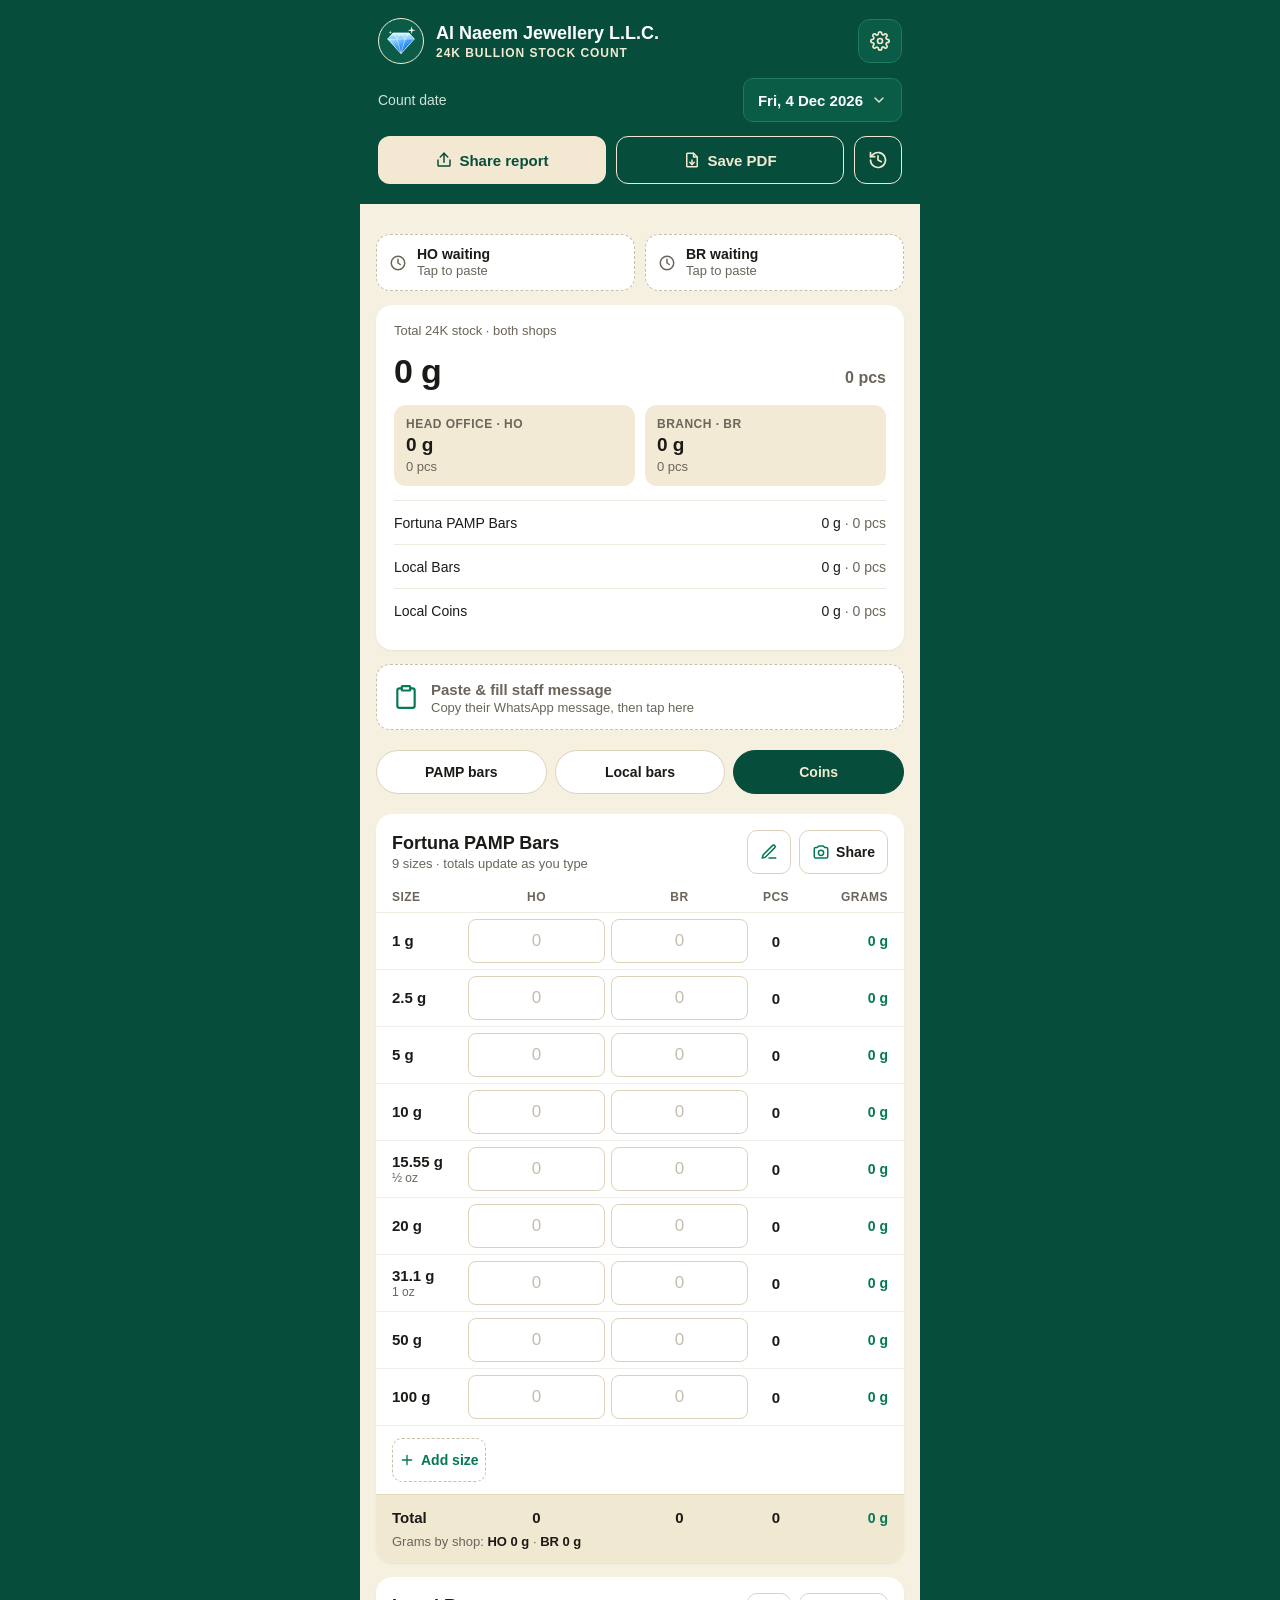
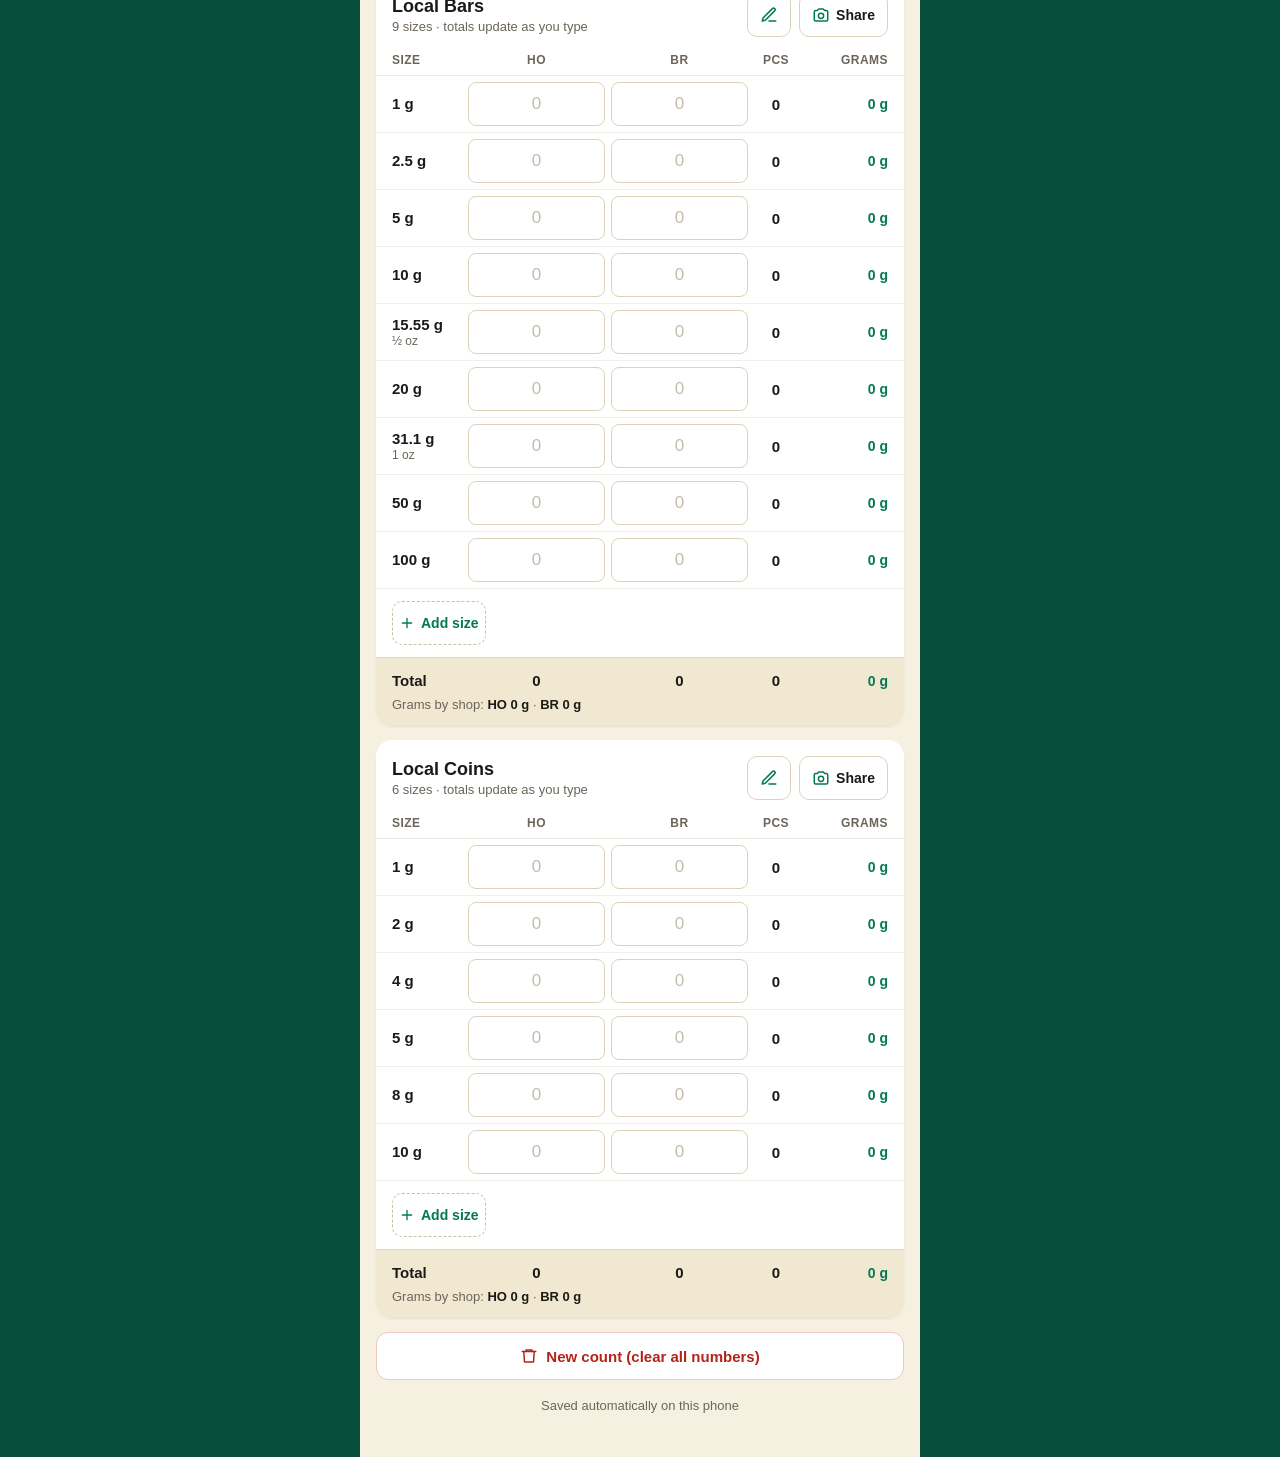
<file: index.html>
<!doctype html>
<html lang="en">
<head>
<meta charset="utf-8">
<meta name="viewport" content="width=device-width, initial-scale=1, viewport-fit=cover">
<title>Al Naeem Stock Count</title>
<meta name="description" content="24K bullion stock count for Al Naeem Jewellery L.L.C. – Head Office and Branch">
<meta name="theme-color" content="#064E3B">
<meta name="apple-mobile-web-app-capable" content="yes">
<meta name="mobile-web-app-capable" content="yes">
<meta name="apple-mobile-web-app-status-bar-style" content="black-translucent">
<meta name="apple-mobile-web-app-title" content="Stock Count">
<meta name="format-detection" content="telephone=no">
<link rel="manifest" href="manifest.webmanifest">
<link rel="icon" type="image/png" sizes="32x32" href="icons/favicon-32.png">
<link rel="apple-touch-icon" href="icons/icon-180.png">
<link rel="stylesheet" href="styles.css">
</head>
<body>
<div id="app"><noscript>This app needs JavaScript turned on.</noscript></div>
<script src="parser.js"></script>
<script src="report.js"></script>
<script src="app.js"></script>
<script>
if ('serviceWorker' in navigator && location.protocol === 'https:') {
  window.addEventListener('load', function () { navigator.serviceWorker.register('sw.js'); });
}
</script>
</body>
</html>
</file>
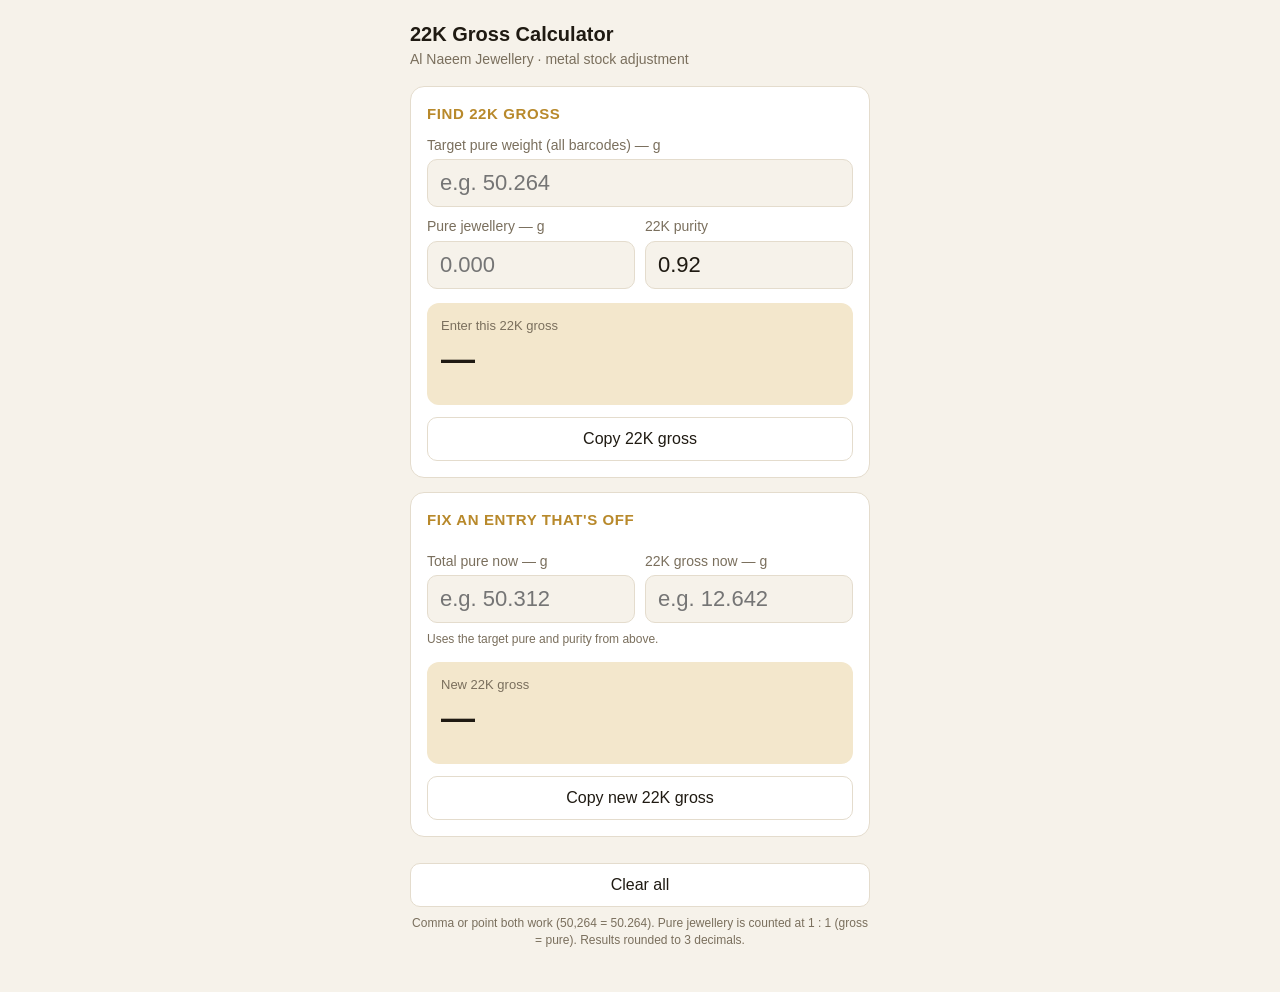
<file: gold-calculator/index.html>
<!DOCTYPE html>
<html lang="en">
<head>
<meta charset="utf-8">
<meta name="viewport" content="width=device-width, initial-scale=1, viewport-fit=cover">
<title>Al Naeem 22K Gross Calculator</title>
<meta name="theme-color" content="#1f1a12">
<style>
  :root {
    --bg: #f6f2ea; --card: #ffffff; --ink: #1f1a12; --muted: #7a6f5d;
    --line: #e4dccd; --gold: #b8892b; --gold-soft: #f3e7cc; --ok: #2f7d4f; --bad: #b3412e;
  }
  @media (prefers-color-scheme: dark) {
    :root { --bg: #15120d; --card: #201b14; --ink: #f3ede2; --muted: #a99d88;
            --line: #3a3226; --gold: #d8a845; --gold-soft: #3a2f1a; --ok: #6cc28f; --bad: #e07a66; }
  }
  * { box-sizing: border-box; }
  body { margin: 0; background: var(--bg); color: var(--ink);
         font: 16px/1.4 -apple-system, BlinkMacSystemFont, "Segoe UI", Roboto, sans-serif;
         padding: max(16px, env(safe-area-inset-top)) 16px 32px; }
  main { max-width: 460px; margin: 0 auto; }
  h1 { font-size: 20px; margin: 4px 0 2px; }
  .sub { color: var(--muted); font-size: 14px; margin: 0 0 16px; }
  .card { background: var(--card); border: 1px solid var(--line); border-radius: 14px; padding: 16px; margin-bottom: 14px; }
  .card h2 { font-size: 15px; margin: 0 0 12px; color: var(--gold); text-transform: uppercase; letter-spacing: .04em; }
  label { display: block; font-size: 14px; color: var(--muted); margin: 10px 0 4px; }
  input { width: 100%; font-size: 22px; padding: 10px 12px; border-radius: 10px;
          border: 1px solid var(--line); background: var(--bg); color: var(--ink);
          font-variant-numeric: tabular-nums; }
  input:focus { outline: 2px solid var(--gold); border-color: transparent; }
  .row { display: flex; gap: 10px; }
  .row > div { flex: 1; }
  .result { margin-top: 14px; background: var(--gold-soft); border-radius: 12px; padding: 14px; }
  .result .k { font-size: 13px; color: var(--muted); }
  .result .v { font-size: 34px; font-weight: 700; font-variant-numeric: tabular-nums; }
  .result .v small { font-size: 18px; font-weight: 600; }
  .lines { margin-top: 8px; font-size: 14px; color: var(--muted); font-variant-numeric: tabular-nums; }
  .lines div { display: flex; justify-content: space-between; padding: 2px 0; }
  .ok { color: var(--ok); font-weight: 600; }
  .bad { color: var(--bad); font-weight: 600; }
  button { margin-top: 12px; width: 100%; font-size: 16px; padding: 12px; border-radius: 10px;
           border: 1px solid var(--line); background: var(--card); color: var(--ink); }
  button:active { background: var(--gold-soft); }
  .foot { text-align: center; color: var(--muted); font-size: 12px; margin-top: 8px; }
</style>
</head>
<body>
<main>
  <h1>22K Gross Calculator</h1>
  <p class="sub">Al Naeem Jewellery · metal stock adjustment</p>

  <!-- 1. Main: work out 22K gross from target pure -->
  <section class="card">
    <h2>Find 22K gross</h2>
    <label for="target">Target pure weight (all barcodes) — g</label>
    <input id="target" inputmode="decimal" placeholder="e.g. 50.264">

    <div class="row">
      <div>
        <label for="pureJew">Pure jewellery — g</label>
        <input id="pureJew" inputmode="decimal" placeholder="0.000">
      </div>
      <div>
        <label for="purity">22K purity</label>
        <input id="purity" inputmode="decimal" value="0.92">
      </div>
    </div>

    <div class="result" id="res1">
      <div class="k">Enter this 22K gross</div>
      <div class="v" id="gross1">—</div>
      <div class="lines" id="lines1"></div>
    </div>
    <button id="copy1" type="button">Copy 22K gross</button>
  </section>

  <!-- 2. Fix: already entered a 22K gross and total is off -->
  <section class="card">
    <h2>Fix an entry that's off</h2>
    <div class="row">
      <div>
        <label for="curTotal">Total pure now — g</label>
        <input id="curTotal" inputmode="decimal" placeholder="e.g. 50.312">
      </div>
      <div>
        <label for="curGross">22K gross now — g</label>
        <input id="curGross" inputmode="decimal" placeholder="e.g. 12.642">
      </div>
    </div>
    <p class="foot" style="text-align:left;margin:8px 0 0">Uses the target pure and purity from above.</p>

    <div class="result">
      <div class="k" id="k2">New 22K gross</div>
      <div class="v" id="gross2">—</div>
      <div class="lines" id="lines2"></div>
    </div>
    <button id="copy2" type="button">Copy new 22K gross</button>
  </section>

  <button id="clear" type="button">Clear all</button>
  <p class="foot">Comma or point both work (50,264 = 50.264). Pure jewellery is counted at 1 : 1 (gross = pure). Results rounded to 3 decimals.</p>
</main>

<script>
(function () {
  var ids = ['target', 'pureJew', 'purity', 'curTotal', 'curGross'];
  var el = {};
  ids.forEach(function (id) { el[id] = document.getElementById(id); });

  function num(id) {
    // Comma or point both work as the decimal mark (50,264 = 50.264)
    var v = (el[id].value || '').replace(/\s/g, '').replace(/,/g, '.');
    if (v === '') return null;
    if ((v.match(/\./g) || []).length > 1) return NaN;
    var n = Number(v);
    return isFinite(n) ? n : NaN;
  }
  function f3(n) { return (Math.round(n * 1000) / 1000).toFixed(3); }
  function line(k, v, cls) {
    return '<div><span>' + k + '</span><span' + (cls ? ' class="' + cls + '"' : '') + '>' + v + '</span></div>';
  }

  var out1 = null, out2 = null;

  function calc() {
    var target = num('target'), pj = num('pureJew'), p = num('purity');
    if (pj === null) pj = 0;
    var gross1 = document.getElementById('gross1'), lines1 = document.getElementById('lines1');
    out1 = null;

    if (target === null || isNaN(target) || isNaN(pj) || p === null || isNaN(p) || p <= 0 || p > 1) {
      gross1.textContent = '—';
      lines1.innerHTML = (p !== null && (isNaN(p) || p <= 0 || p > 1)) ? line('Purity must be between 0 and 1', '', 'bad') : '';
    } else {
      var need = target - pj;
      if (need < 0) {
        gross1.textContent = '—';
        lines1.innerHTML = line('Pure jewellery is more than the target', f3(need) + ' g', 'bad');
      } else {
        var g = Math.round(need / p * 1000) / 1000;
        var check = Math.round((g * p + pj) * 1000) / 1000;
        out1 = f3(g);
        gross1.innerHTML = out1 + ' <small>g</small>';
        lines1.innerHTML =
          line('22K pure needed', f3(need) + ' g') +
          line('Check: ' + out1 + ' × ' + p + ' + ' + f3(pj), f3(check) + ' g',
               Math.abs(check - target) < 0.0005 ? 'ok' : 'bad');
      }
    }

    // Fix section
    var ct = num('curTotal'), cg = num('curGross');
    var gross2 = document.getElementById('gross2'), lines2 = document.getElementById('lines2'), k2 = document.getElementById('k2');
    out2 = null;
    if (target === null || ct === null || cg === null || isNaN(target) || isNaN(ct) || isNaN(cg) || !(p > 0 && p <= 1)) {
      gross2.textContent = '—'; lines2.innerHTML = ''; k2.textContent = 'New 22K gross';
    } else {
      var diff = ct - target;                 // + means too much pure
      var change = Math.round(diff / p * 1000) / 1000;
      var ng = Math.round((cg - change) * 1000) / 1000;
      if (ng < 0) {
        gross2.textContent = '—';
        lines2.innerHTML = line('Not possible: would need negative 22K', '', 'bad');
      } else {
        out2 = f3(ng);
        gross2.innerHTML = out2 + ' <small>g</small>';
        var newTotal = Math.round((ct - (cg - ng) * p) * 1000) / 1000;
        var dir = change > 0 ? 'Reduce 22K by' : (change < 0 ? 'Add to 22K' : 'No change');
        k2.textContent = 'New 22K gross';
        lines2.innerHTML =
          line('Pure off by', (diff > 0 ? '+' : '') + f3(diff) + ' g') +
          line(dir, f3(Math.abs(change)) + ' g') +
          line('New total pure', f3(newTotal) + ' g', Math.abs(newTotal - target) < 0.0005 ? 'ok' : 'bad');
      }
    }

    try { localStorage.setItem('alnaeem-22k-calc', JSON.stringify(ids.reduce(function (o, id) { o[id] = el[id].value; return o; }, {}))); } catch (e) {}
  }

  function copy(text, btn, label) {
    if (!text) return;
    var done = function () { btn.textContent = 'Copied ' + text; setTimeout(function () { btn.textContent = label; }, 1500); };
    if (navigator.clipboard && navigator.clipboard.writeText) {
      navigator.clipboard.writeText(text).then(done, function () { fallback(text); done(); });
    } else { fallback(text); done(); }
  }
  function fallback(text) {
    var t = document.createElement('textarea'); t.value = text; document.body.appendChild(t);
    t.select(); try { document.execCommand('copy'); } catch (e) {} document.body.removeChild(t);
  }

  try {
    var saved = JSON.parse(localStorage.getItem('alnaeem-22k-calc') || 'null');
    if (saved) ids.forEach(function (id) { if (saved[id] != null && saved[id] !== '') el[id].value = saved[id]; });
  } catch (e) {}

  ids.forEach(function (id) { el[id].addEventListener('input', calc); });
  var b1 = document.getElementById('copy1'), b2 = document.getElementById('copy2');
  b1.addEventListener('click', function () { copy(out1, b1, 'Copy 22K gross'); });
  b2.addEventListener('click', function () { copy(out2, b2, 'Copy new 22K gross'); });
  document.getElementById('clear').addEventListener('click', function () {
    ids.forEach(function (id) { if (id !== 'purity') el[id].value = ''; });
    calc(); el.target.focus();
  });
  calc();
})();
</script>
</body>
</html>
</file>
<file: styles.css>
:root {
  --ink: #1C1A16;
  --muted: #6B655A;
  --muted2: #4A5A52;
  --line: #EEEAE1;
  --line2: #DCD2BC;
  --bg: #F6F0E1;
  --card: #FFFFFF;
  --night: #064E3B;
  --night2: #0A5C46;
  --gold: #F3E9D2;
  --gold-ink: #047857;
  --cream: #F3EAD5;
  --cream2: #F1E8D2;
  --red: #B42318;
  --red-bg: #FEF3F2;
  --green: #067647;
  --green-bg: #ECFDF3;
  --font: -apple-system, BlinkMacSystemFont, "SF Pro Text", "Segoe UI", Roboto, "Helvetica Neue", Arial, sans-serif;
  --grid: 70px minmax(0, 1fr) minmax(0, 1fr) 44px 84px;
}
* { box-sizing: border-box; -webkit-tap-highlight-color: transparent; }
html, body { margin: 0; background: var(--night); }
body {
  font-family: var(--font);
  color: var(--ink);
  font-variant-numeric: tabular-nums;
  -webkit-text-size-adjust: 100%;
}
button, input, textarea { font-family: inherit; }
button { cursor: pointer; }
.sr { position: absolute; width: 1px; height: 1px; overflow: hidden; clip: rect(0 0 0 0); white-space: nowrap; }

#app { max-width: 560px; margin: 0 auto; min-height: 100vh; background: var(--bg); padding-bottom: calc(24px + env(safe-area-inset-bottom)); }

/* Header */
.hdr { background: var(--night); padding: calc(18px + env(safe-area-inset-top)) 18px 20px; display: flex; flex-direction: column; gap: 14px; }
.brand { display: flex; align-items: center; gap: 12px; }
.badge { width: 46px; height: 46px; border-radius: 50%; border: 1.5px solid var(--gold); background: var(--night2); display: flex; align-items: center; justify-content: center; flex: none; }
.brand-text { flex: 1; min-width: 0; display: flex; flex-direction: column; gap: 2px; }
.brand-name { color: #fff; font-weight: 700; font-size: 18px; white-space: nowrap; overflow: hidden; text-overflow: ellipsis; }
.brand-sub { color: var(--gold); font-size: 12px; font-weight: 700; letter-spacing: .08em; }
.icon-btn { width: 44px; height: 44px; border-radius: 12px; border: 1px solid #1F7A5E; background: var(--night2); display: flex; align-items: center; justify-content: center; flex: none; }
.daterow { display: flex; align-items: center; justify-content: space-between; gap: 12px; }
.daterow > span { color: #CFE3D8; font-size: 14px; }
.datebtn { position: relative; height: 44px; padding: 0 14px; border-radius: 10px; border: 1px solid #1F7A5E; background: var(--night2); color: #fff; font-weight: 600; font-size: 15px; display: flex; align-items: center; gap: 8px; }
.datebtn input { position: absolute; inset: 0; opacity: 0; width: 100%; height: 100%; font-size: 16px; }
.hdr-actions { display: grid; grid-template-columns: repeat(2, minmax(0, 1fr)); gap: 10px; }
.btn { height: 48px; border-radius: 12px; font-weight: 700; font-size: 15px; display: flex; align-items: center; justify-content: center; gap: 8px; border: none; padding: 0 14px; }
.btn-gold { background: var(--gold); color: var(--night); }
.btn-gold-o { background: transparent; color: var(--gold); border: 1.5px solid var(--gold); }
.btn-dark { background: var(--night); color: var(--gold); }
.btn-light { background: #fff; color: var(--ink); border: 1px solid var(--line2); }
.btn-danger { background: #fff; color: var(--red); border: 1px solid #F3C5C0; }
.btn-full { width: 100%; }
.btn:disabled { opacity: .45; }
.staff-pill { align-self: flex-start; background: var(--gold); color: var(--night); font-weight: 800; font-size: 13px; padding: 6px 12px; border-radius: 999px; letter-spacing: .04em; }

/* Body */
.wrap { padding: 16px; display: flex; flex-direction: column; gap: 14px; }
.card { background: var(--card); border-radius: 16px; box-shadow: 0 1px 2px rgba(0,0,0,.06); }
.sum { padding: 18px; display: flex; flex-direction: column; gap: 14px; }
.sum-label { font-size: 13px; color: var(--muted); font-weight: 500; }
.sum-big { display: flex; align-items: baseline; justify-content: space-between; gap: 8px; }
.sum-big b { font-size: 34px; font-weight: 800; letter-spacing: -.02em; }
.sum-big span { font-size: 16px; font-weight: 600; color: var(--muted); }
.shops { display: grid; grid-template-columns: repeat(2, minmax(0, 1fr)); gap: 10px; }
.shop { background: var(--cream); border-radius: 12px; padding: 12px; display: flex; flex-direction: column; gap: 3px; }
.shop small { font-size: 12px; font-weight: 700; color: var(--muted); letter-spacing: .04em; }
.shop b { font-size: 19px; }
.shop span { font-size: 13px; color: var(--muted); }
.cats { display: flex; flex-direction: column; }
.cat { display: flex; justify-content: space-between; align-items: center; padding: 11px 0; border: none; border-top: 1px solid var(--line); background: none; font-size: 14px; color: var(--ink); text-align: left; min-height: 44px; }
.cat span:first-child { font-weight: 500; }
.cat b { font-weight: 600; }
.cat b i { font-style: normal; color: var(--muted); font-weight: 500; }

.paste-cta { display: flex; align-items: center; gap: 12px; padding: 14px 16px; border: 1.5px dashed #C9BFA6; background: #fff; border-radius: 14px; text-align: left; color: var(--ink); min-height: 64px; }
.paste-cta b { display: block; font-size: 15px; }
.paste-cta span { display: block; font-size: 13px; color: var(--muted); margin-top: 2px; }

.tabs { position: sticky; top: 0; z-index: 5; display: flex; gap: 8px; padding: 10px 16px; margin: -4px -16px; background: rgba(246,240,225,.96); backdrop-filter: blur(6px); -webkit-backdrop-filter: blur(6px); }
.tab { flex: 1; height: 44px; border-radius: 22px; border: 1px solid var(--line2); background: #fff; color: var(--ink); font-weight: 600; font-size: 14px; }
.tab.on { background: var(--night); color: var(--gold); border-color: var(--night); }

/* Tables */
.tbl { overflow: hidden; scroll-margin-top: 70px; }
.tbl-head { padding: 16px; display: flex; align-items: center; justify-content: space-between; gap: 10px; }
.tbl-head h2 { margin: 0; font-size: 18px; font-weight: 800; }
.tbl-head p { margin: 2px 0 0; font-size: 13px; color: var(--muted); }
.tbl-btns { display: flex; gap: 8px; flex: none; }
.sbtn { height: 44px; min-width: 44px; padding: 0 12px; border-radius: 10px; border: 1px solid var(--line2); background: #fff; color: var(--ink); font-weight: 600; font-size: 14px; display: flex; align-items: center; justify-content: center; gap: 6px; }
.sbtn.on { background: var(--night); color: var(--gold); border-color: var(--night); }
.cols, .row, .tot { display: grid; grid-template-columns: var(--grid); gap: 6px; align-items: center; }
.staffmode .cols, .staffmode .row, .staffmode .tot { grid-template-columns: 84px minmax(0, 1fr) 96px; }
.cols { padding: 0 16px 8px; font-size: 12px; font-weight: 700; color: var(--muted); letter-spacing: .04em; border-bottom: 1px solid var(--line); }
.c { text-align: center; } .r { text-align: right; }
.row { padding: 6px 16px; border-bottom: 1px solid #F2EFE8; min-height: 56px; }
.size { display: flex; align-items: center; gap: 6px; min-width: 0; }
.size b { font-size: 15px; font-weight: 800; white-space: nowrap; }
.size small { display: block; font-size: 12px; color: var(--muted); }
.cnt { width: 100%; height: 44px; border: 1px solid var(--line2); border-radius: 8px; text-align: center; font-size: 17px; font-weight: 700; color: var(--ink); background: #fff; padding: 0; -webkit-appearance: none; appearance: none; }
.cnt:focus { outline: 2px solid #047857; outline-offset: 1px; border-color: #047857; background: #F2FBF6; }
.cnt::placeholder { color: #C4BDAE; font-weight: 500; }
.cnt.flash { animation: flash 1.6s ease-out; }
@keyframes flash { 0% { background: #BDEBD3; } 100% { background: #fff; } }
.pcs { text-align: center; font-size: 15px; font-weight: 800; }
.grams { text-align: right; font-size: 14px; font-weight: 700; color: var(--gold-ink); white-space: nowrap; }
.rm { width: 28px; height: 28px; border-radius: 50%; border: none; background: var(--red-bg); color: var(--red); display: flex; align-items: center; justify-content: center; flex: none; padding: 0; }
.add { margin: 12px 16px; height: 44px; border-radius: 10px; border: 1.5px dashed #C9BFA6; background: #fff; color: var(--gold-ink); font-weight: 600; font-size: 14px; display: flex; align-items: center; justify-content: center; gap: 6px; }
.foot { background: var(--cream2); padding: 14px 16px; display: flex; flex-direction: column; gap: 8px; border-top: 1px solid #E3D7B8; }
.tot { font-weight: 800; font-size: 15px; }
.tot .grams { font-size: 14px; }
.foot p { margin: 0; font-size: 13px; color: var(--muted); }
.foot p strong { color: var(--ink); }

.saved { text-align: center; font-size: 13px; color: var(--muted); padding: 4px 0; }
.staff-actions { display: flex; flex-direction: column; gap: 10px; }

/* Sheets */
.backdrop { position: fixed; inset: 0; background: rgba(15,13,10,.55); z-index: 40; display: flex; align-items: flex-end; justify-content: center; animation: fade .15s ease-out; }
@keyframes fade { from { opacity: 0; } }
.sheet { width: 100%; max-width: 560px; max-height: 92vh; overflow: auto; background: #fff; border-radius: 20px 20px 0 0; padding: 8px 18px calc(20px + env(safe-area-inset-bottom)); animation: up .2s ease-out; -webkit-overflow-scrolling: touch; }
@keyframes up { from { transform: translateY(40px); opacity: .6; } }
.grab { width: 40px; height: 5px; border-radius: 3px; background: #DCD2BC; margin: 4px auto 10px; }
.sheet-hd { position: sticky; top: -8px; z-index: 2; background: #fff; padding: 8px 0; margin-top: -8px; display: flex; align-items: center; justify-content: space-between; gap: 12px; margin-bottom: 12px; }
.sheet-hd h3 { margin: 0; font-size: 19px; font-weight: 800; }
.x { width: 44px; height: 44px; border-radius: 50%; border: none; background: #F2EFE8; display: flex; align-items: center; justify-content: center; flex: none; }
.sheet p.hint { font-size: 14px; color: var(--muted); margin: 0 0 12px; line-height: 1.45; }
.sheet .stack { display: flex; flex-direction: column; gap: 10px; }
.sheet .two { display: grid; grid-template-columns: repeat(2, minmax(0, 1fr)); gap: 10px; }
.field { display: flex; flex-direction: column; gap: 6px; }
.field label { font-size: 13px; font-weight: 700; color: var(--muted2); }
.field input, textarea { width: 100%; font-size: 16px; border: 1px solid var(--line2); border-radius: 10px; padding: 12px; color: var(--ink); background: #fff; }
textarea { min-height: 170px; resize: vertical; line-height: 1.4; }
.seg { display: grid; grid-auto-flow: column; grid-auto-columns: minmax(0, 1fr); gap: 6px; background: #F2EFE8; padding: 4px; border-radius: 12px; }
.seg button { height: 44px; border-radius: 9px; border: none; background: transparent; font-weight: 700; font-size: 14px; color: var(--ink); }
.seg button.on { background: var(--night); color: var(--gold); }
.preview-img { width: 100%; border-radius: 12px; border: 1px solid var(--line); display: block; margin-bottom: 12px; background: #fff; }
.pdf-box { display: flex; align-items: center; gap: 12px; padding: 16px; border: 1px solid var(--line); border-radius: 12px; margin-bottom: 12px; }
.pdf-box b { display: block; font-size: 15px; }
.pdf-box span { font-size: 13px; color: var(--muted); }

.note { border-radius: 12px; padding: 12px 14px; font-size: 14px; line-height: 1.4; display: flex; gap: 10px; align-items: flex-start; }
.note svg { flex: none; margin-top: 1px; }
.note.ok { background: var(--green-bg); color: var(--green); }
.note.bad { background: var(--red-bg); color: var(--red); }
.note.info { background: var(--cream); color: var(--muted2); }
.prob { font-size: 13px; padding: 8px 0; border-top: 1px solid #F8D7D3; }
.prob code { font-family: inherit; font-weight: 700; color: var(--ink); }
.pv-group { border: 1px solid var(--line); border-radius: 12px; overflow: hidden; }
.pv-group h4 { margin: 0; padding: 10px 12px; font-size: 14px; background: var(--cream); }
.pv-row { display: flex; justify-content: space-between; align-items: center; padding: 9px 12px; border-top: 1px solid var(--line); font-size: 14px; gap: 8px; }
.pv-row b { font-size: 15px; }
.pv-row .was { color: var(--muted); font-size: 13px; }
.pv-row.chg { background: #EAF7EF; }
.tag { font-size: 11px; font-weight: 800; padding: 2px 6px; border-radius: 6px; background: var(--night); color: var(--gold); margin-left: 6px; }

/* Lock */
.lock { position: fixed; inset: 0; z-index: 60; background: var(--night); color: #fff; display: flex; flex-direction: column; align-items: center; justify-content: center; gap: 22px; padding: calc(24px + env(safe-area-inset-top)) 24px calc(24px + env(safe-area-inset-bottom)); }
.lock h1 { margin: 0; font-size: 18px; font-weight: 700; text-align: center; }
.lock p { margin: 0; color: #CFE3D8; font-size: 14px; text-align: center; min-height: 20px; }
.lock .badge { width: 76px; height: 76px; }
.dots { display: flex; gap: 16px; }
.dots i { width: 14px; height: 14px; border-radius: 50%; border: 2px solid var(--gold); }
.dots i.f { background: var(--gold); }
.dots.shake { animation: shake .4s; }
@keyframes shake { 20%, 60% { transform: translateX(-10px); } 40%, 80% { transform: translateX(10px); } }
.pad { display: grid; grid-template-columns: repeat(3, 76px); gap: 16px; }
.pad button { width: 76px; height: 76px; border-radius: 50%; border: 1px solid #1F7A5E; background: var(--night2); color: #fff; font-size: 28px; font-weight: 500; }
.pad button:active { background: #1F7A5E; }
.pad .ghost { border: none; background: none; font-size: 15px; color: var(--gold); }
.sheet .pad button { color: var(--ink); background: #F6F0E1; border-color: var(--line2); }
.sheet .pad .ghost { background: none; color: var(--gold-ink); }
.sheet .dots i { border-color: var(--gold-ink); }
.sheet .dots i.f { background: var(--gold-ink); }
.pinwrap { display: flex; flex-direction: column; align-items: center; gap: 18px; padding: 6px 0 8px; }
.linkbtn { background: none; border: none; color: var(--gold); font-size: 15px; font-weight: 600; min-height: 44px; padding: 0 12px; }

.toast { position: fixed; left: 50%; bottom: calc(24px + env(safe-area-inset-bottom)); transform: translateX(-50%); background: var(--night); color: #fff; padding: 12px 18px; border-radius: 12px; font-size: 14px; font-weight: 600; z-index: 80; box-shadow: 0 8px 24px rgba(0,0,0,.25); max-width: calc(100% - 32px); text-align: center; animation: fade .2s; }

@media (max-width: 360px) {
  :root { --grid: 62px minmax(0, 1fr) minmax(0, 1fr) 38px 76px; }
  .brand-name { font-size: 16px; }
  .size b { font-size: 14px; }
  .row { padding: 6px 12px; }
  .cols { padding: 0 12px 8px; }
}

/* v1.2 – received status, quick paste banner, big-change warnings, history */
.hdr-actions { grid-template-columns: minmax(0, 1fr) minmax(0, 1fr) 48px; }
.hist-btn { padding: 0; }
.recv { display: grid; grid-template-columns: repeat(2, minmax(0, 1fr)); gap: 10px; }
.rchip { display: flex; align-items: center; gap: 10px; padding: 10px 12px; border-radius: 14px; min-height: 56px; text-align: left; font-size: 13px; line-height: 1.3; }
.rchip svg { flex: none; }
.rchip b { display: block; font-size: 14px; }
.rchip.ok { background: var(--green-bg); color: var(--green); border: 1px solid #ABEFC6; }
.rchip.wait { background: #fff; color: var(--muted); border: 1.5px dashed #C9BFA6; }
.rchip.wait b { color: var(--ink); }
.banner { display: flex; align-items: center; gap: 12px; padding: 12px 14px; border-radius: 14px; background: var(--night); color: #CFE3D8; font-size: 13px; line-height: 1.3; }
.banner b { display: block; color: #fff; font-size: 15px; }
.banner > span { flex: 1; min-width: 0; }
.banner .btn { height: 44px; flex: none; }
.cnt.warn { border-color: #D97706; background: #FFF7ED; box-shadow: 0 0 0 1px #D97706 inset; }
.jump { grid-column: 1 / -1; font-size: 12.5px; color: #B45309; font-weight: 600; margin-top: -2px; }
.jump[hidden] { display: none; }
.jtag { display: block; font-size: 12px; font-weight: 700; color: #B45309; margin-top: 2px; }
.hist { display: flex; justify-content: space-between; align-items: center; gap: 12px; width: 100%; padding: 12px 14px; border: 1px solid var(--line); border-radius: 12px; background: #fff; text-align: left; color: var(--ink); min-height: 60px; }
.hist b { display: block; font-size: 15px; }
.hist span span { font-size: 13px; color: var(--muted); }
.hist .r { text-align: right; flex: none; }
.toast { display: flex; align-items: center; gap: 14px; }
.toast-btn { background: none; border: none; color: #F3E9D2; font-weight: 800; font-size: 14px; min-height: 36px; padding: 0 4px; text-decoration: underline; }
.hdr-actions .btn { padding: 0 8px; gap: 6px; white-space: nowrap; font-size: 15px; }

/* v1.3 – staff: tick-off rows and +/- steppers */
.staffmode .cols, .staffmode .row, .staffmode .tot { grid-template-columns: 40px 64px minmax(0, 1fr) 74px; }
.staffmode .cols { font-size: 11px; }
.tick { width: 40px; height: 44px; border: none; background: none; display: flex; align-items: center; justify-content: center; padding: 0; color: #C9BFA6; touch-action: manipulation; }
.tick svg { width: 30px; height: 30px; padding: 5px; border-radius: 50%; border: 2px solid #C9BFA6; box-sizing: border-box; }
.tick.on { color: #fff; }
.tick.on svg { background: var(--gold-ink); border-color: var(--gold-ink); }
.row.done { background: #F0F8F3; }
.stepper { display: flex; align-items: center; gap: 4px; min-width: 0; }
.stepper .cnt { flex: 1; min-width: 34px; }
.stp { width: 40px; height: 44px; flex: none; border-radius: 10px; border: 1px solid var(--line2); background: var(--cream); color: var(--night); display: flex; align-items: center; justify-content: center; padding: 0; touch-action: manipulation; }
.stp:active { background: #E3D7B8; }
.tprog { display: flex; flex-direction: column; gap: 6px; }
.tprog span { color: #CFE3D8; font-size: 13px; font-weight: 600; }
.tbar { height: 8px; border-radius: 4px; background: #0A5C46; overflow: hidden; }
.tbar i { display: block; height: 100%; width: 0; background: #F3E9D2; border-radius: 4px; transition: width .2s; }
.tbar i.full { background: #6EE7B7; }
@media (max-width: 360px) {
  .staffmode .cols, .staffmode .row, .staffmode .tot { grid-template-columns: 36px 56px minmax(0, 1fr) 64px; }
  .stp { width: 34px; }
}
.hdr .btn[data-act="staff-send"]:disabled { opacity: 1; background: #0A5C46; color: #CFE3D8; border: 1.5px dashed #6FA893; }
.staff-actions .btn:disabled { opacity: 1; background: #EDE5D2; color: #5E5446; border: 1.5px dashed #C9BFA6; }
</file>
